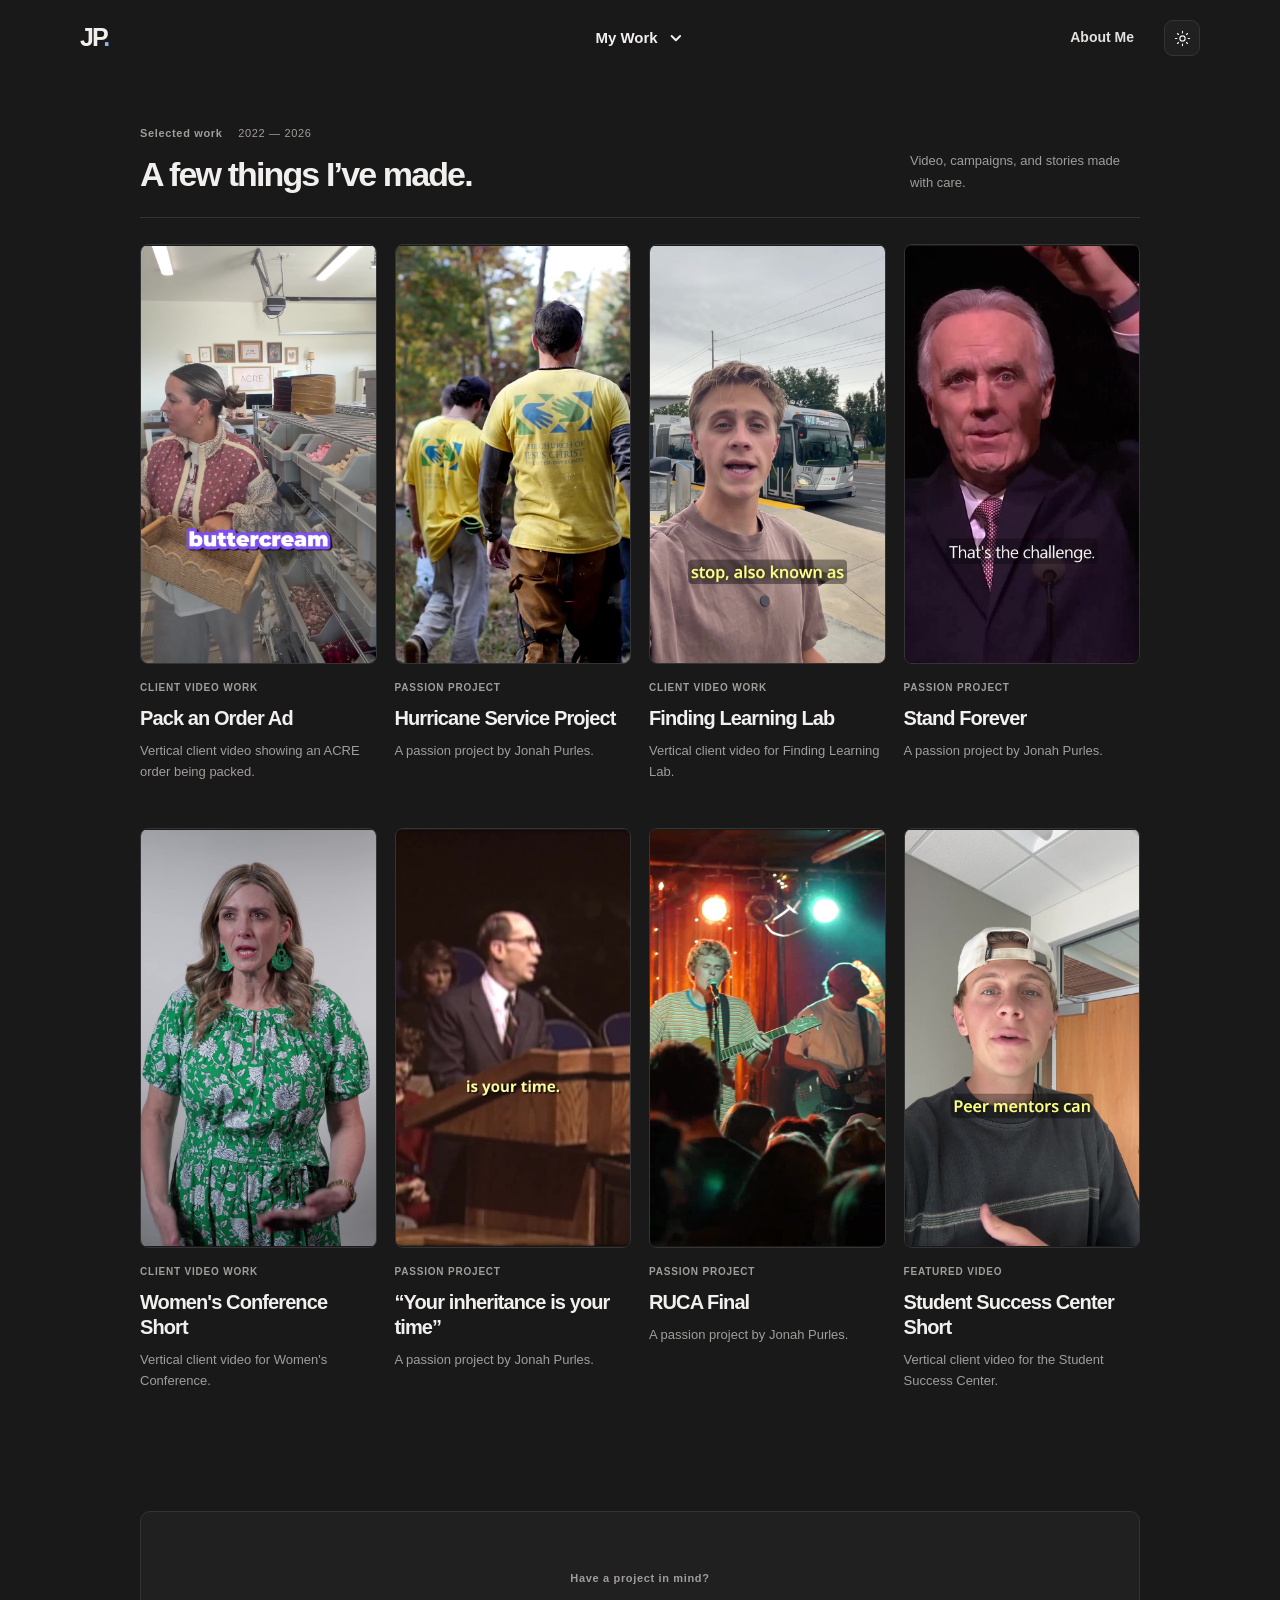
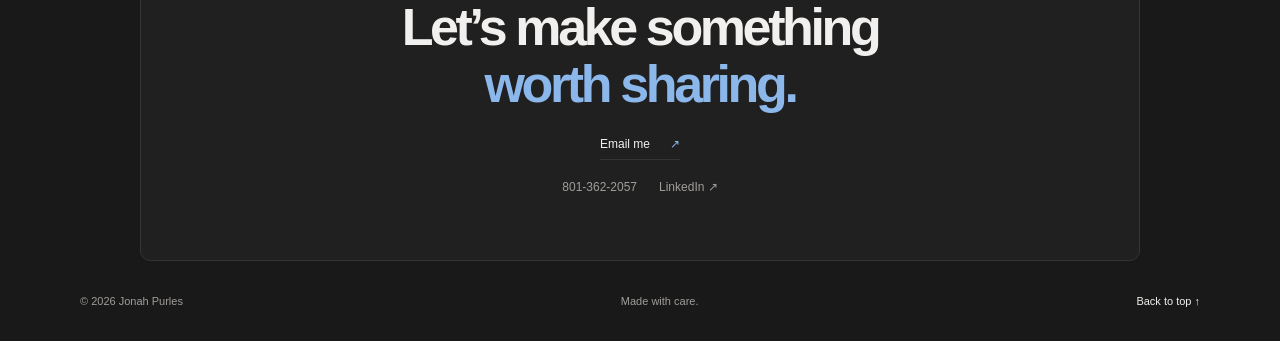
<file: index.html>
<!doctype html>
<html lang="en" data-theme="dark">
  <head>
    <meta charset="utf-8" />
    <meta name="viewport" content="width=device-width, initial-scale=1" />
    <meta name="description" content="The content portfolio of Jonah Purles." />
    <meta name="theme-color" content="#191919" />
    <title>Jonah Purles — Content</title>
    <link rel="stylesheet" href="styles.css" />
    <script src="script.js" defer></script>
  </head>
  <body class="content-page">
    <header class="site-header" id="top">
      <a class="wordmark" href="index.html" aria-label="Jonah Purles, Content home">JP<span>.</span></a>
      <button class="nav-link work-menu-trigger is-current" type="button" aria-haspopup="dialog" aria-expanded="false" aria-controls="work-menu">
          <span class="work-menu-label">My Work</span>
          <svg class="menu-chevron" viewBox="0 0 16 16" aria-hidden="true"><path d="m4 6 4 4 4-4" /></svg>
      </button>
      <nav class="main-nav" aria-label="Main navigation">
        <a class="nav-link" href="about.html">About Me</a>
      </nav>
      <button class="theme-toggle" type="button" aria-label="Switch to light mode" title="Switch color theme">
        <svg class="icon-sun" viewBox="0 0 24 24" aria-hidden="true"><circle cx="12" cy="12" r="3.7"/><path d="M12 2v2m0 16v2M4.93 4.93l1.42 1.42m11.3 11.3 1.42 1.42M2 12h2m16 0h2M4.93 19.07l1.42-1.42m11.3-11.3 1.42-1.42"/></svg>
        <svg class="icon-moon" viewBox="0 0 24 24" aria-hidden="true"><path d="M20.2 15.2A8.6 8.6 0 0 1 8.8 3.8 8.7 8.7 0 1 0 20.2 15.2Z"/></svg>
      </button>
    </header>

    <div class="work-menu-overlay" hidden>
      <button class="work-menu-backdrop" type="button" tabindex="-1" aria-label="Close section menu"></button>
      <section class="work-menu-panel" id="work-menu" role="dialog" aria-modal="true" aria-label="Choose a portfolio section" tabindex="-1">
        <div class="work-menu-options" role="group" aria-label="Portfolio sections">
          <button class="work-menu-option is-selected" type="button" aria-pressed="true" data-section="all"><span>My Work</span></button>
          <button class="work-menu-option" type="button" aria-pressed="false" data-section="byu"><span>Client Video Work</span></button>
          <button class="work-menu-option" type="button" aria-pressed="false" data-section="ad-creation"><span>Ad Creation</span></button>
          <button class="work-menu-option" type="button" aria-pressed="false" data-section="passion"><span>Passion Projects</span></button>
          <button class="work-menu-option" type="button" aria-pressed="false" data-section="favorites"><span>My Favorites</span></button>
          <button class="work-menu-option" type="button" aria-pressed="false" data-section="archive"><span>Archive</span></button>
        </div>
      </section>
    </div>

    <main>
      <section class="work-section" id="work" aria-labelledby="work-title">
        <div class="section-heading"><div><p class="eyebrow">Selected work <span>2022 — 2026</span></p><h2 id="work-title">A few things I’ve made.</h2></div><p class="section-intro">Video, campaigns, and stories made with care.</p></div>
        <div class="work-list">
          <article class="work-item" data-sections="byu favorites ad-creation" data-home-featured data-contribution="Edited footage provided to me into a polished ad creative.">
            <div class="media-placeholder"><video class="project-video" muted playsinline loop preload="none" aria-hidden="true" data-src="assets/videos/acre-pack-an-order.mp4" data-poster="assets/posters/acre-pack-an-order.jpg"></video><img class="project-poster" src="assets/posters/acre-pack-an-order.jpg" alt="" aria-hidden="true"><div class="video-art art-one" aria-hidden="true"><span class="media-caption">CLIENT VIDEO WORK</span><span class="media-word">PACK AN<br />ORDER AD</span><span class="play-mark">▶</span></div></div>
            <div class="work-copy"><p class="work-index">CLIENT VIDEO WORK</p><h3>Pack an Order Ad</h3><p>Vertical client video showing an ACRE order being packed.</p></div>
          </article>
          <article class="work-item" data-sections="ad-creation">
            <div class="media-placeholder"><video class="project-video" muted playsinline loop preload="none" aria-hidden="true" data-src="" data-image="assets/images/course-load-ad.png"></video><img class="project-poster" src="assets/images/course-load-ad.png" alt="" aria-hidden="true"><div class="video-art art-two" aria-hidden="true"><span class="media-caption">AD CREATION</span><span class="media-word">COURSE<br />LOAD</span><span class="play-mark">▶</span></div></div>
            <div class="work-copy"><p class="work-index">AD CREATION</p><h3>Course Load</h3><p>Vertical ad creative for BYU Independent Study.</p></div>
          </article>
          <article class="work-item" data-sections="passion favorites" data-passion-order="1" data-home-featured data-contribution="Filmed and edited the project, from capturing footage through the final cut.">
            <div class="media-placeholder"><video class="project-video" muted playsinline loop preload="none" aria-hidden="true" data-src="assets/videos/nc-service.mp4" data-poster="assets/posters/nc-service.jpg"></video><img class="project-poster" src="assets/posters/nc-service.jpg" alt="" aria-hidden="true"><div class="video-art art-three" aria-hidden="true"><span class="media-caption">PASSION PROJECT</span><span class="media-word">HURRICANE<br />SERVICE PROJECT</span><span class="play-mark">▶</span></div></div>
            <div class="work-copy"><p class="work-index">PASSION PROJECT</p><h3>Hurricane Service Project</h3><p>A passion project by Jonah Purles.</p></div>
          </article>
          <article class="work-item" data-sections="byu" data-home-featured data-contribution="Filmed and edited the piece, from production through post-production.">
            <div class="media-placeholder"><video class="project-video" muted playsinline loop preload="none" aria-hidden="true" data-src="assets/videos/finding-learning-lab.mp4" data-poster="assets/posters/finding-learning-lab.jpg"></video><img class="project-poster" src="assets/posters/finding-learning-lab.jpg" alt="" aria-hidden="true"><div class="video-art art-four" aria-hidden="true"><span class="media-caption">CLIENT VIDEO WORK</span><span class="media-word">LEARNING<br />LAB</span><span class="play-mark">▶</span></div></div>
            <div class="work-copy"><p class="work-index">CLIENT VIDEO WORK</p><h3>Finding Learning Lab</h3><p>Vertical client video for Finding Learning Lab.</p></div>
          </article>
          <article class="work-item" data-sections="ad-creation">
            <div class="media-placeholder"><video class="project-video" muted playsinline loop preload="none" aria-hidden="true" data-src="" data-image="assets/images/high-school-values-ad.png"></video><img class="project-poster" src="assets/images/high-school-values-ad.png" alt="" aria-hidden="true"><div class="video-art art-five" aria-hidden="true"><span class="media-caption">AD CREATION</span><span class="media-word">HIGH SCHOOL<br />VALUES</span><span class="play-mark">▶</span></div></div>
            <div class="work-copy"><p class="work-index">AD CREATION</p><h3>High School Values</h3><p>Vertical ad creative for BYU Independent Study.</p></div>
          </article>
          <article class="work-item" data-sections="passion favorites" data-passion-order="3" data-home-featured data-contribution="Edited excerpts from a talk together with complementary video clips to create a concise piece.">
            <div class="media-placeholder"><video class="project-video" muted playsinline loop preload="none" aria-hidden="true" data-src="assets/videos/stand-forever.mp4" data-poster="assets/posters/stand-forever.jpg"></video><img class="project-poster" src="assets/posters/stand-forever.jpg" alt="" aria-hidden="true"><div class="video-art art-six" aria-hidden="true"><span class="media-caption">PASSION PROJECT</span><span class="media-word">STAND<br />FOREVER</span><span class="play-mark">▶</span></div></div>
            <div class="work-copy"><p class="work-index">PASSION PROJECT</p><h3>Stand Forever</h3><p>A passion project by Jonah Purles.</p></div>
          </article>
          <article class="work-item" data-sections="byu" data-home-featured data-contribution="Helped film the event and edited the finished short.">
            <div class="media-placeholder"><video class="project-video" muted playsinline loop preload="none" aria-hidden="true" data-src="assets/videos/wcsc-steps.mp4" data-poster="assets/posters/wcsc-steps.jpg"></video><img class="project-poster" src="assets/posters/wcsc-steps.jpg" alt="" aria-hidden="true"><div class="video-art art-one" aria-hidden="true"><span class="media-caption">CLIENT VIDEO WORK</span><span class="media-word">WOMEN'S<br />CONFERENCE</span><span class="play-mark">▶</span></div></div>
            <div class="work-copy"><p class="work-index">CLIENT VIDEO WORK</p><h3>Women's Conference Short</h3><p>Vertical client video for Women's Conference.</p></div>
          </article>
          <article class="work-item" data-sections="ad-creation">
            <div class="media-placeholder"><video class="project-video" muted playsinline loop preload="none" aria-hidden="true" data-src="" data-image="assets/images/spooky-semester-ad.png"></video><img class="project-poster" src="assets/images/spooky-semester-ad.png" alt="" aria-hidden="true"><div class="video-art art-two" aria-hidden="true"><span class="media-caption">AD CREATION</span><span class="media-word">SPOOKY<br />SEMESTER</span><span class="play-mark">▶</span></div></div>
            <div class="work-copy"><p class="work-index">AD CREATION</p><h3>Spooky Semester</h3><p>Vertical ad creative for BYU Independent Study.</p></div>
          </article>
          <article class="work-item" data-sections="passion" data-passion-order="4" data-home-featured data-contribution="Edited selected excerpts from a conference or BYU speech into a focused short.">
            <div class="media-placeholder"><video class="project-video" muted playsinline loop preload="none" aria-hidden="true" data-src="assets/videos/eyring-inheritance.mp4" data-poster="assets/posters/eyring-inheritance.jpg"></video><img class="project-poster" src="assets/posters/eyring-inheritance.jpg" alt="" aria-hidden="true"><div class="video-art art-three" aria-hidden="true"><span class="media-caption">PASSION PROJECT</span><span class="media-word">YOUR<br />INHERITANCE<br />IS YOUR TIME</span><span class="play-mark">▶</span></div></div>
            <div class="work-copy"><p class="work-index">PASSION PROJECT</p><h3>“Your inheritance is your time”</h3><p>A passion project by Jonah Purles.</p></div>
          </article>
          <article class="work-item" data-sections="passion favorites" data-passion-order="2" data-home-featured data-contribution="Filmed and edited the video, from capturing footage through the final cut.">
            <div class="media-placeholder"><video class="project-video" muted playsinline loop preload="none" aria-hidden="true" data-src="assets/videos/ruca-final.mp4" data-poster="assets/posters/ruca-final.jpg"></video><img class="project-poster" src="assets/posters/ruca-final.jpg" alt="" aria-hidden="true"><div class="video-art art-four" aria-hidden="true"><span class="media-caption">PASSION PROJECT</span><span class="media-word">RUCA<br />FINAL</span><span class="play-mark">▶</span></div></div>
            <div class="work-copy"><p class="work-index">PASSION PROJECT</p><h3>RUCA Final</h3><p>A passion project by Jonah Purles.</p></div>
          </article>
          <article class="work-item" data-sections="featured" data-home-featured data-contribution="Filmed and edited the short, from production through post-production.">
            <div class="media-placeholder"><video class="project-video" muted playsinline loop preload="none" aria-hidden="true" data-src="assets/videos/sscs-when-classes.mp4" data-poster="assets/posters/sscs-when-classes.jpg"></video><img class="project-poster" src="assets/posters/sscs-when-classes.jpg" alt="" aria-hidden="true"><div class="video-art art-five" aria-hidden="true"><span class="media-caption">CLIENT VIDEO WORK</span><span class="media-word">STUDENT SUCCESS<br />CENTER</span><span class="play-mark">▶</span></div></div>
            <div class="work-copy"><p class="work-index">FEATURED VIDEO</p><h3>Student Success Center Short</h3><p>Vertical client video for the Student Success Center.</p></div>
          </article>
          <article class="work-item" data-sections="byu ad-creation" data-contribution="Edited footage provided to me into a polished ad creative.">
            <div class="media-placeholder"><video class="project-video" muted playsinline loop preload="none" aria-hidden="true" data-src="assets/videos/acre-savor-fall.mp4" data-poster="assets/posters/acre-savor-fall.jpg"></video><img class="project-poster" src="assets/posters/acre-savor-fall.jpg" alt="" aria-hidden="true"><div class="video-art art-six" aria-hidden="true"><span class="media-caption">CLIENT VIDEO WORK</span><span class="media-word">ACRE<br />FALL</span><span class="play-mark">▶</span></div></div>
            <div class="work-copy"><p class="work-index">CLIENT VIDEO WORK</p><h3>ACRE — Savor Fall</h3><p>Vertical client video for ACRE.</p></div>
          </article>
          <article class="work-item is-landscape" data-sections="byu" data-aspect="16/9" data-contribution="Edited the provided footage into the final video.">
            <div class="media-placeholder"><video class="project-video" muted playsinline loop preload="none" aria-hidden="true" data-src="assets/videos/dean-baseball-pitch.mp4" data-poster="assets/posters/dean-baseball-pitch.jpg"></video><img class="project-poster" src="assets/posters/dean-baseball-pitch.jpg" alt="" aria-hidden="true"><div class="video-art art-one" aria-hidden="true"><span class="media-caption">CLIENT VIDEO WORK</span><span class="media-word">BASEBALL<br />PITCH</span><span class="play-mark">▶</span></div></div>
            <div class="work-copy"><p class="work-index">CLIENT VIDEO WORK</p><h3>Dean Baseball Pitch</h3><p>Landscape client video for Dean.</p></div>
          </article>
          <article class="work-item is-landscape" data-sections="byu" data-aspect="16/9" data-contribution="Filmed most of the footage and edited the reel.">
            <div class="media-placeholder"><video class="project-video" muted playsinline loop preload="none" aria-hidden="true" data-src="assets/videos/habits-for-life-reel.mp4" data-poster="assets/posters/habits-for-life-reel.jpg"></video><img class="project-poster" src="assets/posters/habits-for-life-reel.jpg" alt="" aria-hidden="true"><div class="video-art art-five" aria-hidden="true"><span class="media-caption">CLIENT VIDEO WORK</span><span class="media-word">HABITS<br />FOR LIFE</span><span class="play-mark">▶</span></div></div>
            <div class="work-copy"><p class="work-index">CLIENT VIDEO WORK</p><h3>Habits for Life Reel</h3><p>Landscape client video for Habits for Life.</p></div>
          </article>
          <article class="work-item is-landscape" data-sections="byu" data-aspect="16/9" data-contribution="Edited footage captured by my brother during his Church History trip into a finished short.">
            <div class="media-placeholder"><video class="project-video" muted playsinline loop preload="none" aria-hidden="true" data-src="assets/videos/church-history-trip-edit.mp4" data-poster="assets/posters/church-history-trip-edit.jpg"></video><img class="project-poster" src="assets/posters/church-history-trip-edit.jpg" alt="" aria-hidden="true"><div class="video-art art-two" aria-hidden="true"><span class="media-caption">CLIENT VIDEO WORK</span><span class="media-word">CHURCH<br />HISTORY</span><span class="play-mark">▶</span></div></div>
            <div class="work-copy"><p class="work-index">CLIENT VIDEO WORK</p><h3>Church History Trip Edit</h3><p>Landscape edit for a church history trip.</p></div>
          </article>
          <article class="work-item" data-sections="passion" data-passion-order="5" data-contribution="Created a fan edit by selecting and cutting together clips from the film Tron.">
            <div class="media-placeholder"><video class="project-video" muted playsinline loop preload="none" aria-hidden="true" data-src="assets/videos/tron-edit.mp4" data-poster="assets/posters/tron-edit.jpg"></video><img class="project-poster" src="assets/posters/tron-edit.jpg" alt="" aria-hidden="true"><div class="video-art art-three" aria-hidden="true"><span class="media-caption">PASSION PROJECT</span><span class="media-word">TRON<br />EDIT</span><span class="play-mark">▶</span></div></div>
            <div class="work-copy"><p class="work-index">PASSION PROJECT</p><h3>Tron Edit</h3><p>A passion project by Jonah Purles.</p></div>
          </article>
          <article class="work-item is-landscape" data-sections="passion" data-passion-order="6" data-aspect="16/9" data-contribution="Developed and assembled the creative independently, shaping the piece through its final cut.">
            <div class="media-placeholder"><video class="project-video" muted playsinline loop preload="none" aria-hidden="true" data-src="assets/videos/arri-creative.mp4" data-poster="assets/posters/arri-creative.jpg"></video><img class="project-poster" src="assets/posters/arri-creative.jpg" alt="" aria-hidden="true"><div class="video-art art-four" aria-hidden="true"><span class="media-caption">PASSION PROJECT</span><span class="media-word">ARRI<br />CREATIVE</span><span class="play-mark">▶</span></div></div>
            <div class="work-copy"><p class="work-index">PASSION PROJECT</p><h3>ARRI Creative</h3><p>A passion project by Jonah Purles.</p></div>
          </article>
          
          <article class="work-item" data-sections="ad-creation">
            <div class="media-placeholder"><video class="project-video" muted playsinline loop preload="none" aria-hidden="true" data-src="" data-image="assets/images/secret-to-success-ad.png"></video><img class="project-poster" src="assets/images/secret-to-success-ad.png" alt="" aria-hidden="true"><div class="video-art art-four" aria-hidden="true"><span class="media-caption">AD CREATION</span><span class="media-word">THE SECRET<br />TO SUCCESS</span><span class="play-mark">▶</span></div></div>
            <div class="work-copy"><p class="work-index">AD CREATION</p><h3>The Secret to Your Teen’s Success</h3><p>Vertical ad creative for BYU Independent Study.</p></div>
          </article>
          <article class="work-item" data-sections="ad-creation">
            <div class="media-placeholder"><video class="project-video" muted playsinline loop preload="none" aria-hidden="true" data-src="" data-image="assets/images/dont-study-alone-ad.png"></video><img class="project-poster" src="assets/images/dont-study-alone-ad.png" alt="" aria-hidden="true"><div class="video-art art-six" aria-hidden="true"><span class="media-caption">AD CREATION</span><span class="media-word">DON'T STUDY<br />ALONE</span><span class="play-mark">▶</span></div></div>
            <div class="work-copy"><p class="work-index">AD CREATION</p><h3>Don’t Study Alone</h3><p>Vertical ad creative for BYU Independent Study.</p></div>
          </article>
          <p class="work-empty" hidden>Nothing in the archive yet.</p>
        </div>
      </section>

      <section class="contact-band" id="contact"><p class="eyebrow">Have a project in mind?</p><h2>Let’s make something<br /><em>worth sharing.</em></h2><a class="contact-link" href="mailto:jonahpurles@gmail.com">Email me <span>↗</span></a><div class="contact-details"><a href="tel:+18013622057">801-362-2057</a><a href="https://www.linkedin.com/in/jpurles/" target="_blank" rel="noopener noreferrer">LinkedIn ↗</a></div></section>
    </main>
    <footer class="site-footer"><span>© <span data-year></span> Jonah Purles</span><span>Made with care.</span><a href="#top" aria-label="Back to top">Back to top ↑</a></footer>
    <dialog class="project-dialog" aria-labelledby="project-dialog-title">
      <button class="project-dialog-close" type="button" aria-label="Close project details">×</button>
      <div class="project-dialog-inner">
        <div class="project-dialog-media">
          <video class="project-dialog-video" controls playsinline preload="none" hidden></video>
          <div class="project-dialog-placeholder" hidden></div>
        </div>
        <div class="project-dialog-copy">
          <p class="eyebrow project-dialog-section"></p>
          <h2 id="project-dialog-title"></h2>
          <p class="project-dialog-description"></p>
          <p class="eyebrow project-dialog-contribution-label" hidden>My contribution</p>
          <p class="project-dialog-contribution" hidden></p>
        </div>
      </div>
    </dialog>
  </body>
</html>
</file>
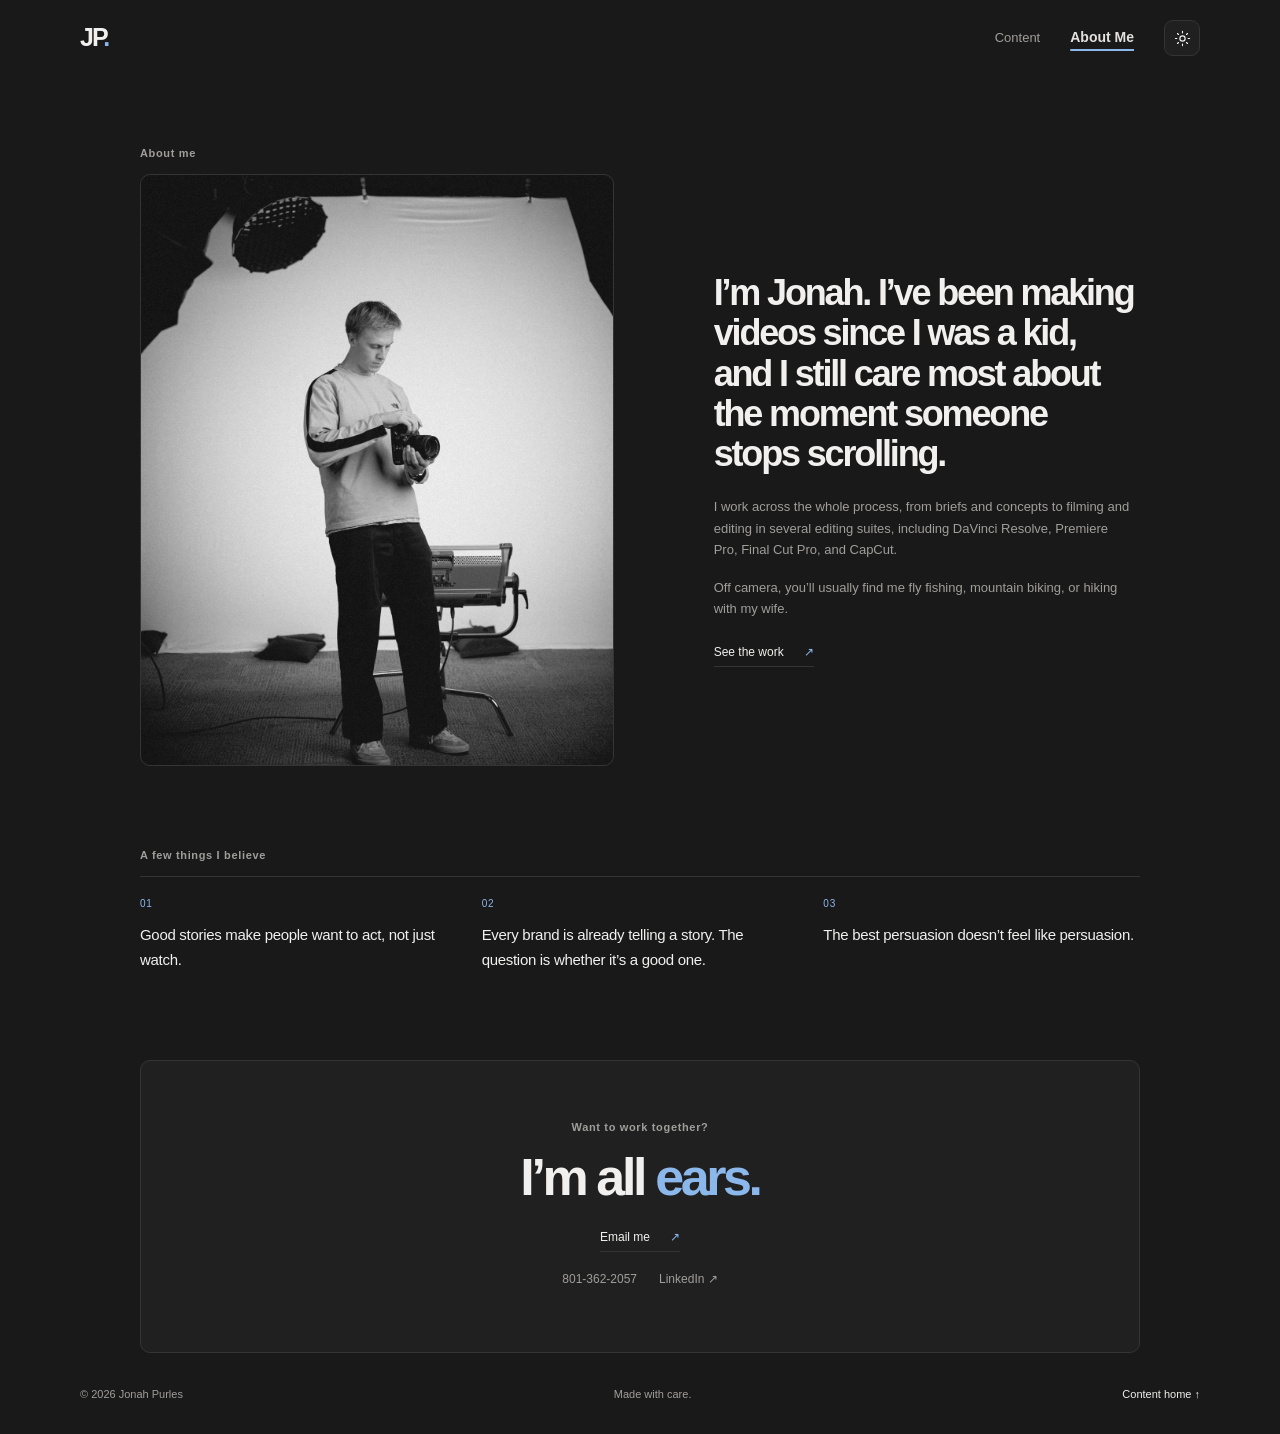
<file: about.html>
<!doctype html>
<html lang="en" data-theme="dark">
  <head>
    <meta charset="utf-8" />
    <meta name="viewport" content="width=device-width, initial-scale=1" />
    <meta name="description" content="A little more about Jonah Purles." />
    <meta name="theme-color" content="#191919" />
    <title>Jonah Purles — About Me</title>
    <link rel="stylesheet" href="styles.css" />
    <script src="script.js" defer></script>
  </head>
  <body class="about-page">
    <header class="site-header" id="top">
      <a class="wordmark" href="index.html" aria-label="Jonah Purles, Content home">JP<span>.</span></a>
      <nav class="main-nav" aria-label="Main navigation"><a class="nav-link" href="index.html">Content</a><a class="nav-link is-current" href="about.html" aria-current="page">About Me</a></nav>
      <button class="theme-toggle" type="button" aria-label="Switch to light mode" title="Switch color theme">
        <svg class="icon-sun" viewBox="0 0 24 24" aria-hidden="true"><circle cx="12" cy="12" r="3.7"/><path d="M12 2v2m0 16v2M4.93 4.93l1.42 1.42m11.3 11.3 1.42 1.42M2 12h2m16 0h2M4.93 19.07l1.42-1.42m11.3-11.3 1.42-1.42"/></svg>
        <svg class="icon-moon" viewBox="0 0 24 24" aria-hidden="true"><path d="M20.2 15.2A8.6 8.6 0 0 1 8.8 3.8 8.7 8.7 0 1 0 20.2 15.2Z"/></svg>
      </button>
    </header>
    <main class="about-main">
      <section class="about-hero"><p class="eyebrow">About me</p><div class="about-split">
        <div class="profile-card"><img class="profile-photo" src="assets/images/jonah-purles-about.jpg" alt="Jonah holding a camera on a studio set." /></div>
        <div class="about-copy"><h1 class="about-headline">I’m Jonah. I’ve been making videos since I was a kid, and I still care most about the moment someone stops scrolling.</h1><p>I work across the whole process, from briefs and concepts to filming and editing in several editing suites, including DaVinci Resolve, Premiere Pro, Final Cut Pro, and CapCut.</p><p>Off camera, you’ll usually find me fly fishing, mountain biking, or hiking with my wife.</p><a class="text-link" href="index.html#work">See the work <span>↗</span></a></div>
      </div></section>
      <section class="about-values"><p class="eyebrow">A few things I believe</p><div class="belief-grid"><p><span>01</span> Good stories make people want to act, not just watch.</p><p><span>02</span> Every brand is already telling a story. The question is whether it’s a good one.</p><p><span>03</span> The best persuasion doesn’t feel like persuasion.</p></div></section>
      <section class="contact-band about-contact" id="contact"><p class="eyebrow">Want to work together?</p><h2>I’m all <em>ears.</em></h2><a class="contact-link" href="mailto:jonahpurles@gmail.com">Email me <span>↗</span></a><div class="contact-details"><a href="tel:+18013622057">801-362-2057</a><a href="https://www.linkedin.com/in/jpurles/" target="_blank" rel="noopener noreferrer">LinkedIn ↗</a></div></section>
    </main>
    <footer class="site-footer"><span>© <span data-year></span> Jonah Purles</span><span>Made with care.</span><a href="index.html">Content home ↑</a></footer>
  </body>
</html>
</file>
<file: styles.css>
:root {
  color-scheme: dark;
  --page: #191919;
  --panel: #202020;
  --panel-raised: #252526;
  --ink: #f1f0ee;
  --muted: #a09e9a;
  --line: #343434;
  --accent: #8bb7eb;
  --accent-soft: #202b38;
  --sans: Inter, ui-sans-serif, -apple-system, BlinkMacSystemFont, "Segoe UI", sans-serif;
}

[data-theme="light"] {
  color-scheme: light;
  --page: #ffffff;
  --panel: #f5f5f4;
  --panel-raised: #efeff0;
  --ink: #242424;
  --muted: #73726f;
  --line: #e8e7e5;
  --accent: #3478b9;
  --accent-soft: #eaf2fb;
}

* { box-sizing: border-box; }
html { scroll-behavior: smooth; }
body { margin: 0; background: var(--page); color: var(--ink); font: 15px/1.65 var(--sans); transition: background .25s, color .25s; }
a { color: inherit; }
.site-header { position: relative; width: min(1120px, calc(100% - 64px)); height: 76px; margin: auto; display: flex; align-items: center; justify-content: space-between; }
.wordmark { font-size: 25px; font-weight: 760; letter-spacing: -.08em; text-decoration: none; }
.wordmark span { color: var(--accent); }
.main-nav { display: flex; align-items: center; gap: 30px; margin-left: auto; margin-right: 30px; }
.nav-link { color: var(--muted); font-size: 13px; text-decoration: none; transition: color .2s; }
.main-nav .nav-link[href="about.html"] { color: color-mix(in srgb, var(--ink) 82%, var(--muted)); font-size: 14px; font-weight: 580; }
.nav-link:hover, .nav-link.is-current { color: var(--ink); }
.nav-link.is-current { text-decoration: underline; text-decoration-color: var(--accent); text-decoration-thickness: 2px; text-underline-offset: 7px; }
.work-menu-trigger { position: absolute; left: 50%; top: 50%; display: inline-flex; align-items: center; gap: 10px; padding: 9px 14px; transform: translate(-50%, -50%); border: 0; border-radius: 8px; background: transparent; color: var(--ink); font: inherit; font-size: 15px; font-weight: 650; cursor: pointer; transition: background .2s; }
.work-menu-trigger:hover { background: var(--panel); }
.work-menu-trigger:focus-visible { outline: 2px solid var(--accent); outline-offset: 3px; }
.work-menu-trigger.is-current { text-decoration: none; }
.menu-chevron { width: 17px; height: 17px; fill: none; stroke: currentColor; stroke-width: 1.8; stroke-linecap: round; stroke-linejoin: round; transition: transform .2s; }
.work-menu-trigger[aria-expanded="true"] .menu-chevron { transform: rotate(180deg); }
.work-menu-overlay[hidden] { display: none !important; }
.work-menu-overlay { position: fixed; inset: 0; z-index: 20; display: grid; justify-items: center; align-content: start; padding: 86px 20px 30px; }
.work-menu-backdrop { position: absolute; inset: 0; width: 100%; height: 100%; border: 0; background: color-mix(in srgb, var(--page) 64%, transparent); backdrop-filter: blur(12px); -webkit-backdrop-filter: blur(12px); animation: menu-backdrop-in .2s ease both; cursor: default; }
.work-menu-panel { position: relative; z-index: 1; width: min(620px, 100%); padding: 0; border: 0; background: transparent; box-shadow: none; }
.work-menu-panel:focus { outline: none; }
.work-menu-options { display: flex; flex-direction: column; align-items: center; gap: 9px; }
.work-menu-option { min-height: 41px; max-width: 100%; padding: 5px 12px; border: 0; border-radius: 0; background: transparent; color: color-mix(in srgb, var(--ink) 58%, var(--muted)); font: 430 clamp(17px, 2.2vw, 21px)/1.35 var(--sans); letter-spacing: -.025em; text-align: center; cursor: pointer; opacity: 0; animation: menu-option-fall .42s cubic-bezier(.2,.8,.2,1) both; transition: color .2s ease, transform .24s cubic-bezier(.2,.8,.2,1); }
.work-menu-option:nth-child(1) { animation-delay: .02s; }
.work-menu-option:nth-child(2) { animation-delay: .07s; }
.work-menu-option:nth-child(3) { animation-delay: .12s; }
.work-menu-option:nth-child(4) { animation-delay: .17s; }
.work-menu-option:nth-child(5) { animation-delay: .22s; }
.work-menu-option:nth-child(6) { animation-delay: .27s; }
.work-menu-option:hover, .work-menu-option:focus-visible { color: var(--ink); transform: translateY(-2px) scale(1.16); }
.work-menu-option:focus-visible { outline: 0; text-decoration: underline; text-decoration-color: var(--accent); text-underline-offset: 7px; }
.work-menu-option.is-selected { font-weight: 430; }
body.menu-open { overflow: hidden; }
.theme-toggle { width: 36px; height: 36px; display: grid; place-items: center; padding: 0; border: 1px solid var(--line); border-radius: 9px; background: var(--panel); color: var(--ink); cursor: pointer; transition: background .2s, border-color .2s, transform .2s; }
.theme-toggle:hover { background: var(--panel-raised); border-color: var(--muted); transform: translateY(-1px); }
.theme-toggle svg { width: 17px; height: 17px; fill: none; stroke: currentColor; stroke-width: 1.6; stroke-linecap: round; stroke-linejoin: round; }
.icon-moon { display: none; }
[data-theme="light"] .icon-sun { display: none; }
[data-theme="light"] .icon-moon { display: block; }
.work-section, .about-hero, .about-values { width: min(1000px, calc(100% - 64px)); margin-inline: auto; }
.eyebrow { margin: 0 0 12px; color: var(--muted); font-size: 11px; font-weight: 550; letter-spacing: .06em; }
.work-section { padding-top: 48px; padding-bottom: 100px; animation: rise-in .6s .08s ease-out both; }
.section-heading { display: flex; align-items: end; justify-content: space-between; gap: 24px; padding-bottom: 22px; border-bottom: 1px solid var(--line); }
.section-heading .eyebrow span { margin-left: 12px; color: var(--muted); font-weight: 400; }
.section-heading h2 { margin: 0; font-size: clamp(25px, 4vw, 34px); font-weight: 620; letter-spacing: -.055em; line-height: 1.2; }
.section-intro { max-width: 230px; margin: 0 0 2px; color: var(--muted); font-size: 13px; }
.work-list { display: grid; grid-template-columns: repeat(4, minmax(0, 1fr)); align-items: start; gap: 26px 18px; padding-top: 26px; }
.work-item { min-width: 0; display: grid; align-content: start; gap: 16px; }
.work-item.is-landscape { grid-column: span 2; }
.work-item.is-landscape-start { grid-column: 1 / span 2; }
.work-item[hidden] { display: none !important; }
.work-empty { grid-column: 1 / -1; margin: 4px 0 0; padding: 34px 0; color: var(--muted); font-size: 14px; text-align: center; }
.work-empty[hidden] { display: none !important; }
.work-copy { transition: transform .28s cubic-bezier(.2,.8,.2,1); }
.work-item:hover .work-copy, .work-item:focus-within .work-copy { transform: translateY(-2px); }
.media-placeholder { min-width: 0; position: relative; aspect-ratio: 9 / 16; overflow: hidden; border: 1px solid var(--line); border-radius: 8px; background: var(--panel); transition: transform .28s cubic-bezier(.2,.8,.2,1), border-color .2s; }
.work-item.is-landscape .media-placeholder { aspect-ratio: 16 / 9; }
.work-item:hover .media-placeholder, .work-item:focus-within .media-placeholder { z-index: 1; transform: scale(1.025); border-color: color-mix(in srgb, var(--accent) 55%, var(--line)); }
.video-art { position: absolute; inset: 0; display: grid; place-items: center; overflow: hidden; transition: opacity .22s ease, transform .4s cubic-bezier(.2,.8,.2,1); }
.project-video { width: 100%; height: 100%; position: absolute; inset: 0; z-index: 1; object-fit: contain; background: var(--page); opacity: 0; transition: opacity .22s ease; }
.project-poster { display: none; width: 100%; height: 100%; position: absolute; inset: 0; z-index: 2; object-fit: contain; background: var(--page); transition: opacity .22s ease; }
.media-placeholder.has-poster .project-poster { display: block; }
.media-placeholder.has-poster .video-art, .media-placeholder.has-poster .media-hint { opacity: 0; }
.media-placeholder.is-playing .project-poster { opacity: 0; }
.media-placeholder.is-playing .project-video { opacity: 1; }
.media-placeholder.is-playing .video-art { opacity: 0; transform: scale(1.025); }
.media-placeholder.is-playing .media-hint, .media-placeholder.is-playing .play-mark { opacity: 0; }
.project-open { position: absolute; inset: 0; z-index: 4; width: 100%; height: 100%; padding: 0; border: 0; background: transparent; cursor: pointer; }
.project-open:focus-visible { outline: 2px solid var(--accent); outline-offset: -5px; }
.section-gallery .work-section { width: min(1200px, calc(100% - 96px)); padding-top: 28px; padding-bottom: 64px; }
.section-gallery .section-heading, .section-gallery .work-copy, .section-gallery .contact-band, .section-gallery .site-footer { display: none !important; }
.section-gallery .work-list { gap: 24px; padding-top: 0; }
.section-gallery .work-item.is-landscape { order: 99; }
.section-gallery .work-item.is-landscape-start { grid-column: 1 / span 2; }
.section-gallery .work-item.is-landscape-solo { grid-column: 1 / span 2; }
.section-gallery .media-caption, .section-gallery .media-word, .section-gallery .play-mark, .section-gallery .media-hint { display: none !important; }
.section-gallery .media-placeholder { border-radius: 6px; }
.section-gallery[data-active-section="passion"] .work-item[data-passion-order="1"] { order: 1; }
.section-gallery[data-active-section="passion"] .work-item[data-passion-order="2"] { order: 2; }
.section-gallery[data-active-section="passion"] .work-item[data-passion-order="3"] { order: 3; }
.section-gallery[data-active-section="passion"] .work-item[data-passion-order="4"] { order: 4; }
.section-gallery[data-active-section="passion"] .work-item[data-passion-order="5"] { order: 5; }
.section-gallery[data-active-section="passion"] .work-item[data-passion-order="6"] { order: 6; }
.art-one { background: linear-gradient(140deg, #292630, #222126 62%, #29252d); }
.art-two { background: linear-gradient(140deg, #242a29, #202423 60%, #292b28); }
.art-three { background: linear-gradient(140deg, #2d2826, #242322 62%, #2c2828); }
.art-four { background: linear-gradient(140deg, #262a35, #20242c 62%, #292630); }
.art-five { background: linear-gradient(140deg, #2d2629, #25232a 62%, #30272d); }
.art-six { background: linear-gradient(140deg, #272c29, #202522 62%, #2b2d29); }
[data-theme="light"] .art-one { background: linear-gradient(140deg, #eeeafb, #e8e5f2 62%, #f3effb); }
[data-theme="light"] .art-two { background: linear-gradient(140deg, #e9eeeb, #e3e9e6 60%, #f1f2ef); }
[data-theme="light"] .art-three { background: linear-gradient(140deg, #f1eae5, #eee6e1 62%, #f5efeb); }
[data-theme="light"] .art-four { background: linear-gradient(140deg, #e9ebf1, #e4e7ef 62%, #f0edf5); }
[data-theme="light"] .art-five { background: linear-gradient(140deg, #f1e9eb, #eee5ea 62%, #f5edf0); }
[data-theme="light"] .art-six { background: linear-gradient(140deg, #e9eee9, #e3e9e4 62%, #f0f1ec); }
.video-art::before, .video-art::after { content: ""; position: absolute; width: 28%; aspect-ratio: 1; border: 1px solid color-mix(in srgb, var(--accent) 38%, transparent); border-radius: 50%; transform: translate(60%, 4%); }
.video-art::after { width: 40%; transform: translate(55%, 4%); opacity: .45; }
.art-two::before, .art-two::after { border-radius: 12px; transform: translate(58%, 4%) rotate(20deg); }
.art-three::before, .art-three::after { width: 22%; border-radius: 8px; transform: translate(70%, 10%) rotate(45deg); }
.art-four::before, .art-four::after { width: 34%; transform: translate(58%, 6%) rotate(18deg); }
.art-five::before, .art-five::after { border-radius: 8px 50% 8px 50%; transform: translate(58%, 4%) rotate(-18deg); }
.art-six::before, .art-six::after { width: 24%; border-radius: 50% 50% 8px 8px; transform: translate(70%, 10%); }
[data-theme="light"] .video-art::before, [data-theme="light"] .video-art::after { border-color: color-mix(in srgb, var(--accent) 30%, #ffffff); }
.media-word { position: relative; z-index: 1; margin-left: -5%; color: color-mix(in srgb, var(--ink) 82%, transparent); font-size: clamp(25px, 4vw, 48px); font-weight: 650; letter-spacing: -.075em; line-height: .91; }
.media-caption { position: absolute; left: 17px; bottom: 15px; color: var(--muted); font-size: 9px; letter-spacing: .12em; }
.play-mark { position: absolute; top: 50%; left: 50%; z-index: 2; display: grid; width: 38px; height: 38px; place-items: center; padding-left: 2px; transform: translate(-50%, -50%); border: 1px solid color-mix(in srgb, var(--ink) 25%, transparent); border-radius: 50%; background: color-mix(in srgb, var(--page) 62%, transparent); color: var(--ink); font-size: 10px; backdrop-filter: blur(8px); }
.media-hint { position: absolute; right: 10px; bottom: 10px; z-index: 3; padding: 3px 7px; border-radius: 4px; background: var(--page); color: var(--muted); font-size: 9px; letter-spacing: .04em; text-transform: uppercase; }
.work-copy { max-width: 360px; }
.work-index { margin: 0 0 9px; color: var(--muted); font-size: 10px; font-weight: 550; letter-spacing: .08em; }
.work-index span { color: var(--accent); padding: 0 4px; }
.work-copy h3 { margin: 0 0 9px; font-size: 20px; font-weight: 620; letter-spacing: -.045em; line-height: 1.25; }
.work-copy > p:not(.work-index) { max-width: 340px; margin: 0 0 19px; color: var(--muted); font-size: 13px; }
.text-link, .contact-link { display: inline-flex; align-items: center; gap: 20px; padding-bottom: 4px; border-bottom: 1px solid var(--line); color: var(--ink); font-size: 12px; text-decoration: none; }
.text-link span, .contact-link span { color: var(--accent); transition: transform .2s; }
.text-link:hover span, .contact-link:hover span { transform: translate(3px, -2px); }
.contact-band { width: min(1000px, calc(100% - 64px)); margin: 0 auto; padding: 57px 32px 62px; border: 1px solid var(--line); border-radius: 10px; background: var(--panel); text-align: center; }
.contact-band h2 { margin: 0; font-size: clamp(32px, 5vw, 52px); font-weight: 620; letter-spacing: -.065em; line-height: 1.1; }
.contact-band h2 em { color: var(--accent); font-style: normal; }
.contact-link { margin-top: 22px; }
.contact-details { display: flex; justify-content: center; flex-wrap: wrap; gap: 22px; margin-top: 18px; font-size: 12px; }
.contact-details a { color: var(--muted); text-decoration: none; transition: color .2s; }
.contact-details a:hover { color: var(--ink); }
.site-footer { width: min(1120px, calc(100% - 64px)); min-height: 80px; margin: auto; display: flex; align-items: center; justify-content: space-between; gap: 16px; color: var(--muted); font-size: 11px; }
.site-footer a { color: var(--ink); text-decoration: none; }
.project-dialog { position: relative; width: min(980px, calc(100% - 32px)); max-width: none; max-height: 90vh; padding: 0; overflow: auto; border: 1px solid var(--line); border-radius: 12px; background: var(--panel); color: var(--ink); }
.project-dialog::backdrop { background: color-mix(in srgb, #000000 78%, transparent); backdrop-filter: blur(12px); }
.project-dialog-inner { min-height: 100%; display: grid; grid-template-columns: auto minmax(240px, 1fr); align-items: center; justify-content: center; gap: 42px; padding: 30px; }
.project-dialog-close { position: absolute; top: 12px; right: 14px; z-index: 2; width: 38px; height: 38px; border: 1px solid var(--line); border-radius: 50%; background: color-mix(in srgb, var(--panel) 85%, transparent); color: var(--ink); font: 300 26px/1 var(--sans); cursor: pointer; }
.project-dialog-close:hover { background: var(--panel-raised); }
.project-dialog-media { position: relative; height: min(78vh, 760px); aspect-ratio: 9 / 16; overflow: hidden; border-radius: 7px; background: var(--page); }
.project-dialog-media.is-landscape { width: min(480px, 100%); height: auto; aspect-ratio: 16 / 9; }
.project-dialog-video { width: 100%; height: 100%; object-fit: contain; background: #090909; }
.project-dialog-video[hidden], .project-dialog-placeholder[hidden] { display: none !important; }
.project-dialog-placeholder { position: relative; width: 100%; height: 100%; overflow: hidden; }
.project-dialog-placeholder > img { display: block; width: 100%; height: 100%; object-fit: contain; }
.project-dialog-copy { max-width: 350px; padding-right: 22px; }
.project-dialog-section { text-transform: uppercase; }
.project-dialog-copy h2 { margin: 0 0 14px; font-size: clamp(28px, 4vw, 42px); font-weight: 620; letter-spacing: -.055em; line-height: 1.1; }
.project-dialog-description { margin: 0; color: var(--muted); font-size: 14px; }
.project-dialog-contribution-label { margin: 24px 0 7px; color: var(--accent); font-size: 10px; font-weight: 600; letter-spacing: .1em; text-transform: uppercase; }
.project-dialog-contribution { margin: 0; color: var(--muted); font-size: 14px; line-height: 1.6; }
.project-dialog-contribution[hidden], .project-dialog-contribution-label[hidden] { display: none !important; }
.about-main { padding-bottom: 1px; }
.about-hero { padding-top: 68px; padding-bottom: 56px; animation: rise-in .55s ease-out both; }
.about-headline { margin: 0 0 22px; font-size: clamp(27px, 3vw, 36px); font-weight: 660; letter-spacing: -.06em; line-height: 1.12; }
.about-split { display: grid; grid-template-columns: 1fr .9fr; align-items: center; gap: 10%; }
.profile-card { min-height: 0; aspect-ratio: 4 / 5; padding: 0; position: relative; overflow: hidden; border: 1px solid var(--line); border-radius: 10px; background: var(--accent-soft); }
.profile-photo { display: block; width: 100%; height: 100%; object-fit: cover; object-position: center 46%; }
.about-copy { max-width: 420px; }
.about-copy p { margin: 0 0 16px; color: var(--muted); font-size: 13px; font-weight: 400; line-height: 1.65; }
.about-copy .text-link { margin-top: 7px; }
.about-values { padding-top: 24px; padding-bottom: 88px; }
.belief-grid { display: grid; grid-template-columns: repeat(3, 1fr); gap: 25px; padding-top: 19px; border-top: 1px solid var(--line); }
.belief-grid p { margin: 0; font-size: 15px; font-weight: 530; letter-spacing: -.02em; }
.belief-grid span { display: block; margin-bottom: 10px; color: var(--accent); font-size: 10px; letter-spacing: .08em; }
.about-contact { margin-bottom: 0; }
@keyframes rise-in { from { opacity: 0; transform: translateY(10px); } to { opacity: 1; transform: translateY(0); } }
@keyframes menu-backdrop-in { from { opacity: 0; } to { opacity: 1; } }
@keyframes menu-option-fall { from { opacity: 0; translate: 0 -16px; } to { opacity: 1; translate: 0 0; } }
@media (max-width: 1100px) { .work-list, .section-gallery .work-list { grid-template-columns: repeat(4, minmax(0, 1fr)); } }
@media (max-width: 720px) {
  .site-header, .site-footer { width: min(100% - 40px, 1120px); }
  .work-section, .about-hero, .about-values, .contact-band { width: min(100% - 40px, 1000px); }
  .work-section { padding-top: 36px; padding-bottom: 70px; }
  .section-heading { align-items: start; flex-direction: column; gap: 12px; }
  .section-intro { max-width: 320px; }
  .work-list { grid-template-columns: repeat(2, minmax(0, 1fr)); gap: 30px 18px; }
  .section-gallery .work-list { grid-template-columns: repeat(2, minmax(0, 1fr)); }
  .work-item.is-landscape { grid-column: span 2; }
  .section-gallery .work-section { width: min(100% - 40px, 1320px); padding-top: 20px; }
  .work-copy { max-width: none; }
  .media-word { font-size: clamp(33px, 9vw, 48px); }
  .contact-band { padding: 45px 20px 49px; }
  .about-hero { padding-top: 45px; padding-bottom: 38px; }
  .about-headline { font-size: clamp(29px, 8vw, 38px); }
  .about-split { grid-template-columns: 1fr; gap: 28px; }
  .profile-card { width: min(100%, 430px); justify-self: center; }
  .about-copy { max-width: 570px; }
  .about-values { padding-bottom: 60px; }
  .belief-grid { grid-template-columns: 1fr; gap: 20px; }
  .belief-grid p { display: flex; align-items: baseline; gap: 14px; }
  .belief-grid span { flex: 0 0 20px; margin: 0; }
  .project-dialog { width: calc(100% - 24px); max-height: 92vh; }
  .project-dialog-inner { grid-template-columns: 1fr; gap: 20px; padding: 24px; }
  .project-dialog-media { height: min(55vh, 500px); justify-self: center; }
  .project-dialog-copy { max-width: none; padding: 0 2px 4px; }
}
@media (max-width: 520px) { .work-list { grid-template-columns: repeat(2, minmax(0, 1fr)); gap: 22px 14px; } }
@media (max-width: 520px) { .work-menu-overlay { padding-top: 82px; } .work-menu-options { gap: 6px; } .work-menu-option { min-height: 40px; padding-inline: 8px; font-size: 17px; } }
@media (prefers-reduced-motion: reduce) { *, *::before, *::after { scroll-behavior: auto !important; animation-duration: .01ms !important; animation-iteration-count: 1 !important; transition-duration: .01ms !important; } }
</file>
